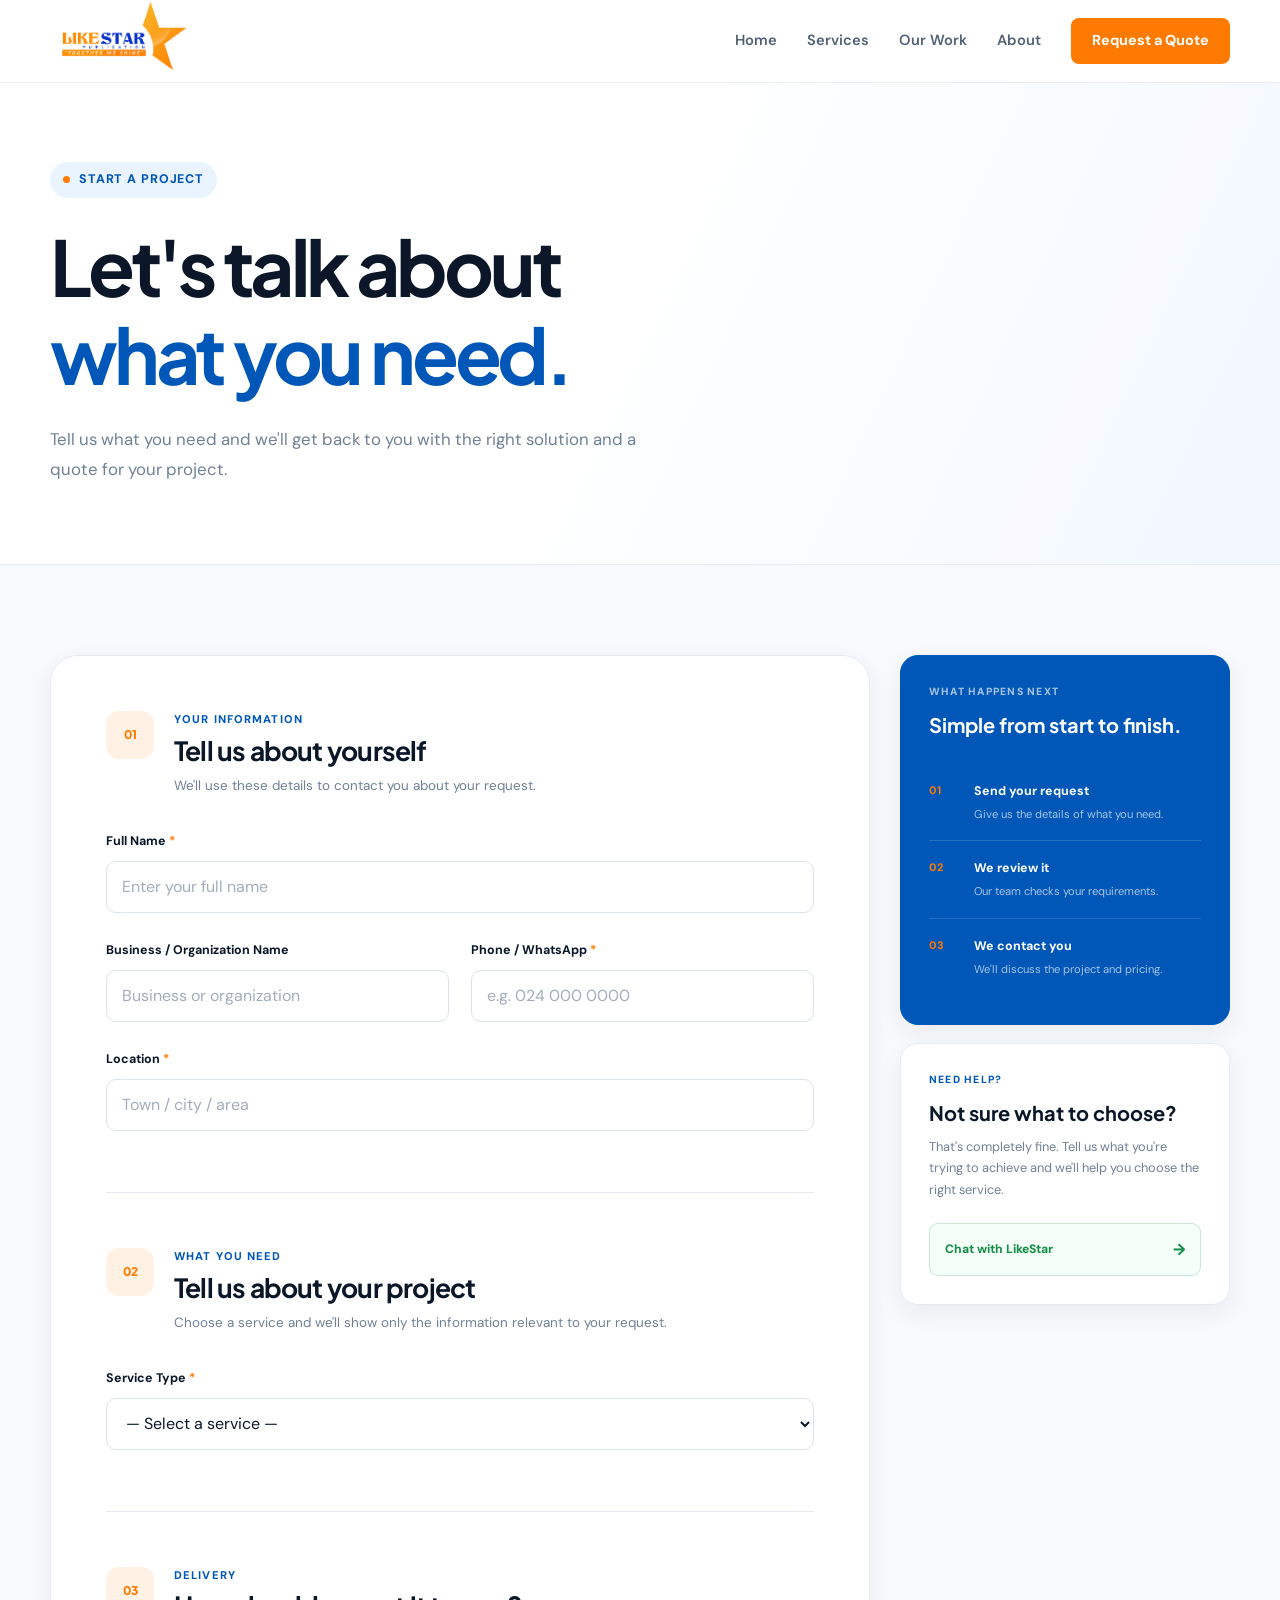
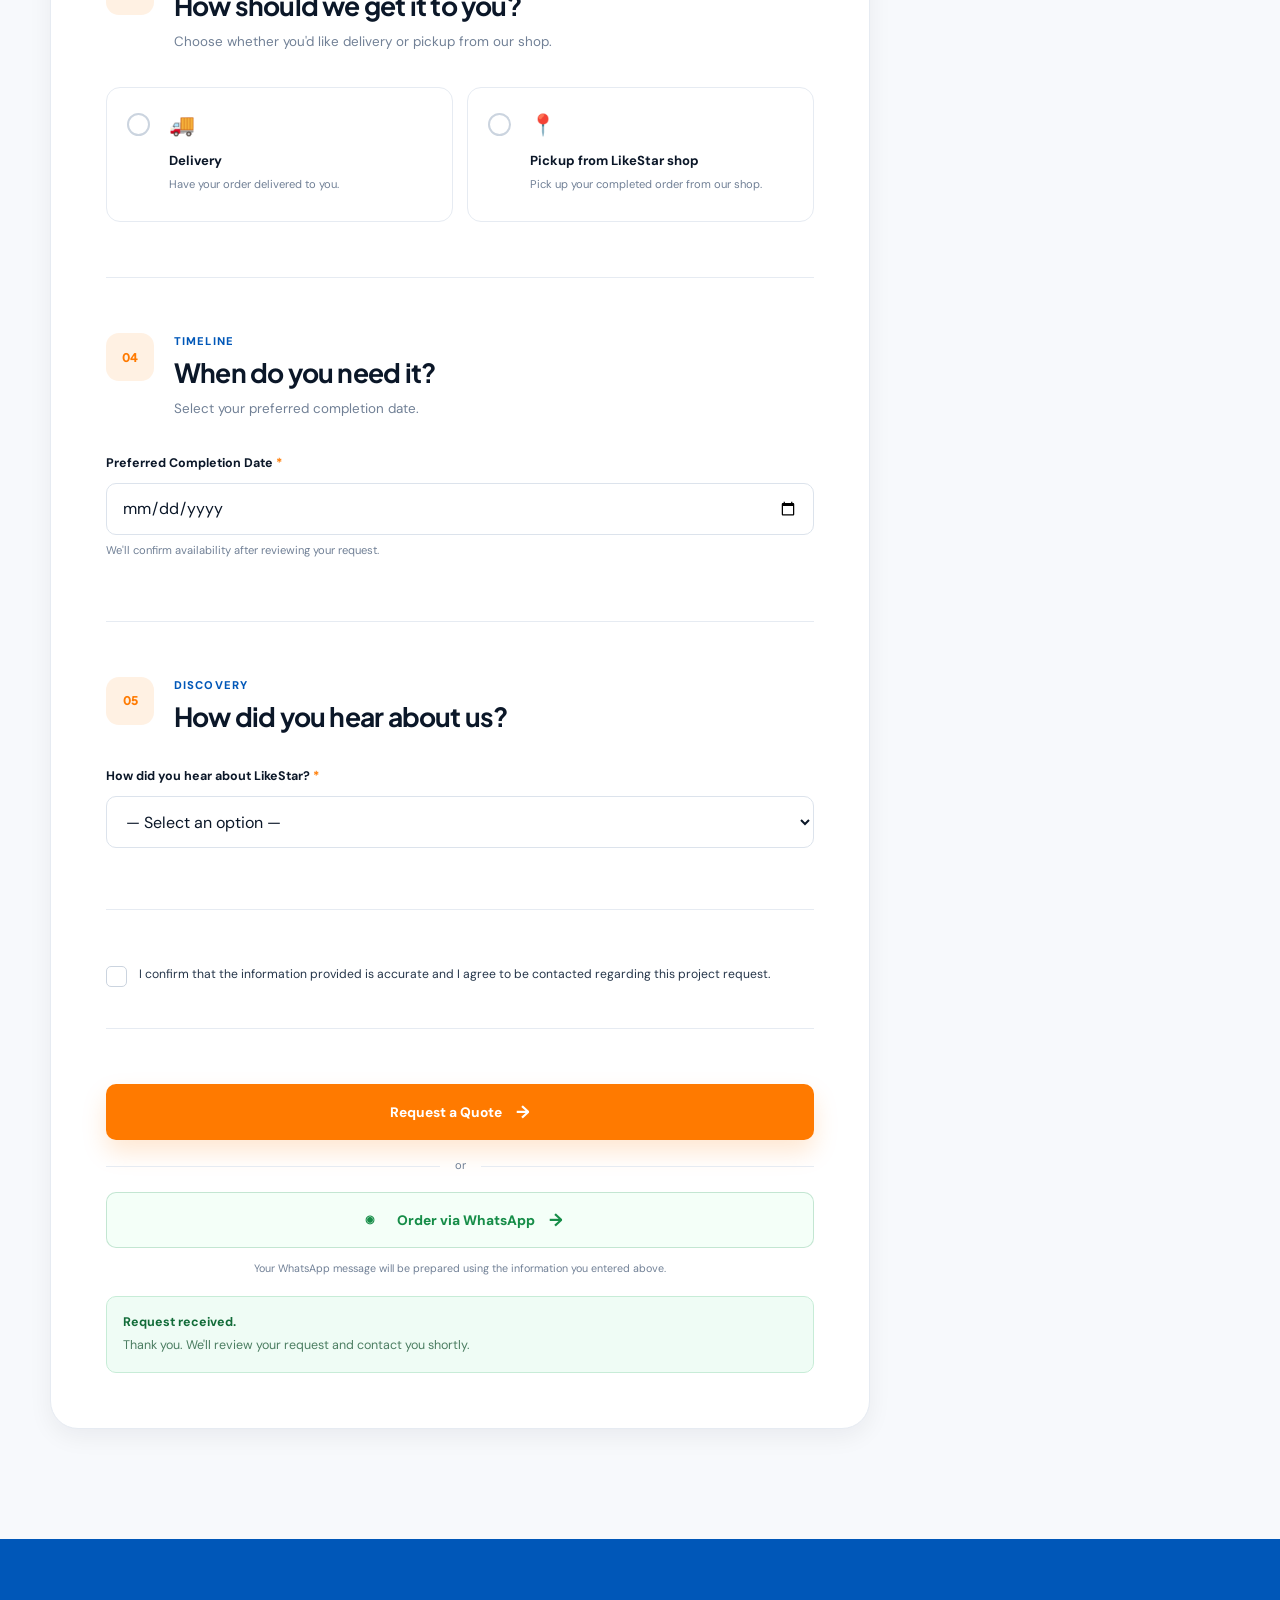
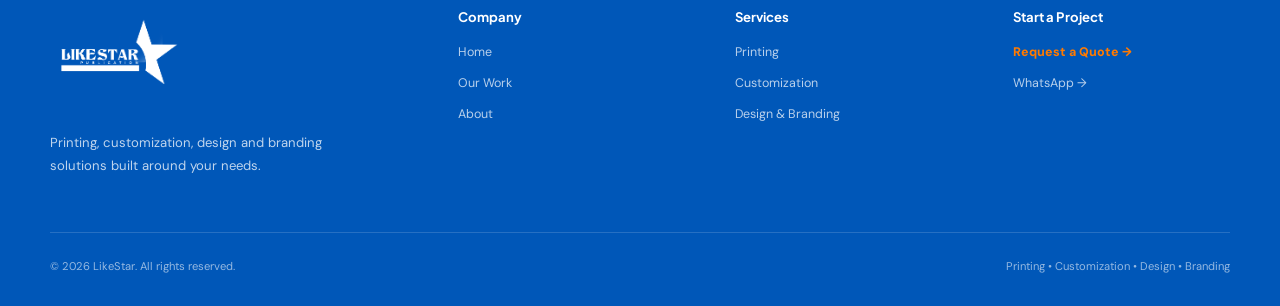
<file: get-quote.html>
<!DOCTYPE html>
<html lang="en">
<head>
  <meta charset="UTF-8">
  <meta name="viewport" content="width=device-width, initial-scale=1.0">

  <title>Request a Quote | LikeStar</title>
  <meta
    name="description"
    content="Request a quote from LikeStar for printing, customization, design, branding and related services."
  >

  <link rel="stylesheet" href="css/get-quote.css">

  <link
    rel="preconnect"
    href="https://fonts.googleapis.com"
  >
  <link
    rel="preconnect"
    href="https://fonts.gstatic.com"
    crossorigin
  >
  <link
    href="https://fonts.googleapis.com/css2?family=DM+Sans:wght@400;500;600;700&family=Plus+Jakarta+Sans:wght@500;600;700;800&display=swap"
    rel="stylesheet"
  >
</head>

<body>

  <!-- =====================================================
       HEADER
  ====================================================== -->

  <header class="site-header">

    <div class="container navbar">

      <a href="index.html" class="logo" aria-label="LikeStar Home">
        <img
          src="images/like star logo.png"
          alt="LikeStar"
        >
      </a>

      <nav class="nav-menu" id="navMenu">

        <a href="index.html" class="nav-link">
          Home
        </a>

        <a href="index.html#services" class="nav-link">
          Services
        </a>

        <a href="portfolio.html" class="nav-link">
          Our Work
        </a>

        <a href="index.html#about" class="nav-link">
          About
        </a>

        <a
          href="get-quote.html"
          class="nav-button active"
        >
          Request a Quote
        </a>

      </nav>

      <button
        class="menu-toggle"
        id="menuToggle"
        type="button"
        aria-label="Open menu"
        aria-expanded="false"
        aria-controls="navMenu"
      >
        <span></span>
        <span></span>
        <span></span>
      </button>

    </div>

  </header>


  <!-- =====================================================
       PAGE HERO
  ====================================================== -->

  <main>

    <section class="quote-hero">

      <div class="container">

        <div class="hero-content">

          <span class="hero-badge">
            <span></span>
            Start a Project
          </span>

          <h1>
            Let's talk about
            <span>what you need.</span>
          </h1>

          <p>
            Tell us what you need and we'll get back to you
            with the right solution and a quote for your project.
          </p>

        </div>

      </div>

    </section>


    <!-- =================================================
         QUOTE SECTION
    ================================================== -->

    <section class="quote-section">

      <div class="container">

        <div class="quote-layout">

          <!-- =============================================
               FORM
          ============================================== -->

          <div class="quote-card">

            <form
              id="quoteForm"
              class="quote-form"
              novalidate
            >

              <!-- =========================================
                   SECTION 1
              ========================================== -->

              <div class="form-section">

                <div class="section-heading">

                  <div class="section-number">
                    01
                  </div>

                  <div>
                    <span class="section-label">
                      Your Information
                    </span>

                    <h2>
                      Tell us about yourself
                    </h2>

                    <p>
                      We'll use these details to contact you
                      about your request.
                    </p>
                  </div>

                </div>


                <div class="form-grid">

                  <!-- Full name -->

                  <div class="form-group full-width">

                    <label for="fullName">
                      Full Name <span>*</span>
                    </label>

                    <input
                      type="text"
                      id="fullName"
                      name="fullName"
                      placeholder="Enter your full name"
                      autocomplete="name"
                      required
                    >

                    <small class="field-error"></small>

                  </div>


                  <!-- Business -->

                  <div class="form-group">

                    <label for="businessName">
                      Business / Organization Name
                    </label>

                    <input
                      type="text"
                      id="businessName"
                      name="businessName"
                      placeholder="Business or organization"
                      autocomplete="organization"
                    >

                  </div>


                  <!-- Phone -->

                  <div class="form-group">

                    <label for="phone">
                      Phone / WhatsApp <span>*</span>
                    </label>

                    <input
                      type="tel"
                      id="phone"
                      name="phone"
                      placeholder="e.g. 024 000 0000"
                      autocomplete="tel"
                      required
                    >

                    <small class="field-error"></small>

                  </div>


                  <!-- Location -->

                  <div class="form-group full-width">

                    <label for="location">
                      Location <span>*</span>
                    </label>

                    <input
                      type="text"
                      id="location"
                      name="location"
                      placeholder="Town / city / area"
                      autocomplete="address-level2"
                      required
                    >

                    <small class="field-error"></small>

                  </div>

                </div>

              </div>


              <!-- =========================================
                   SECTION 2
              ========================================== -->

              <div class="form-section">

                <div class="section-heading">

                  <div class="section-number">
                    02
                  </div>

                  <div>
                    <span class="section-label">
                      What You Need
                    </span>

                    <h2>
                      Tell us about your project
                    </h2>

                    <p>
                      Choose a service and we'll show only
                      the information relevant to your request.
                    </p>
                  </div>

                </div>


                <!-- Service -->

                <div class="form-group">

                  <label for="serviceType">
                    Service Type <span>*</span>
                  </label>

                  <select
                    id="serviceType"
                    name="serviceType"
                    required
                  >

                    <option value="">
                      — Select a service —
                    </option>

                    <optgroup label="Printing">

                      <option
                        value="T-Shirt Printing"
                        data-quantity="true"
                        data-size="true"
                        data-design="true"
                      >
                        T-Shirt Printing
                      </option>

                      <option
                        value="Custom Mug Printing"
                        data-quantity="true"
                        data-design="true"
                      >
                        Custom Mug Printing
                      </option>

                      <option
                        value="Banner Printing"
                        data-quantity="true"
                        data-size="true"
                        data-design="true"
                      >
                        Banner Printing
                      </option>

                      <option
                        value="Flyer Printing"
                        data-quantity="true"
                        data-size="true"
                        data-design="true"
                      >
                        Flyer Printing
                      </option>

                      <option
                        value="Business Card Printing"
                        data-quantity="true"
                        data-size="true"
                        data-design="true"
                      >
                        Business Card Printing
                      </option>

                      <option
                        value="Poster Printing"
                        data-quantity="true"
                        data-size="true"
                        data-design="true"
                      >
                        Poster Printing
                      </option>

                      <option
                        value="Sticker Printing"
                        data-quantity="true"
                        data-size="true"
                        data-design="true"
                      >
                        Sticker Printing
                      </option>

                    </optgroup>


                    <optgroup label="Customization">

                      <option
                        value="Custom Clothing"
                        data-quantity="true"
                        data-size="true"
                        data-design="true"
                      >
                        Custom Clothing
                      </option>

                      <option
                        value="Embroidery"
                        data-quantity="true"
                        data-size="true"
                        data-design="true"
                      >
                        Embroidery
                      </option>

                      <option
                        value="Branded Items"
                        data-quantity="true"
                        data-design="true"
                      >
                        Branded Items
                      </option>

                      <option
                        value="Corporate Gifts"
                        data-quantity="true"
                        data-design="true"
                      >
                        Corporate Gifts
                      </option>

                    </optgroup>


                    <optgroup label="Design & Branding">

                      <option
                        value="Logo Design"
                        data-design="false"
                      >
                        Logo Design
                      </option>

                      <option
                        value="Graphic Design"
                        data-design="false"
                      >
                        Graphic Design
                      </option>

                      <option
                        value="Branding"
                        data-design="false"
                      >
                        Branding
                      </option>

                      <option
                        value="Social Media Design"
                        data-design="false"
                      >
                        Social Media Design
                      </option>

                    </optgroup>


                    <optgroup label="Other">

                      <option value="custom">
                        I can't find my service
                      </option>

                    </optgroup>

                  </select>

                  <small class="field-error"></small>

                </div>


                <!-- Custom service -->

                <div
                  class="dynamic-field"
                  id="customServiceField"
                  hidden
                >

                  <div class="form-group">

                    <label for="customService">
                      What service do you need? <span>*</span>
                    </label>

                    <input
                      type="text"
                      id="customService"
                      name="customService"
                      placeholder="Describe the service you need"
                    >

                    <small class="field-error"></small>

                  </div>

                </div>


                <!-- Dynamic project details -->

                <div
                  class="dynamic-fields"
                  id="projectDetails"
                  hidden
                >

                  <div class="form-grid">


                    <!-- Quantity -->

                    <div
                      class="form-group dynamic-field"
                      id="quantityField"
                      hidden
                    >

                      <label for="quantity">
                        Quantity <span>*</span>
                      </label>

                      <input
                        type="number"
                        id="quantity"
                        name="quantity"
                        min="1"
                        step="1"
                        placeholder="e.g. 50"
                      >

                      <small class="field-error"></small>

                    </div>


                    <!-- Size -->

                    <div
                      class="form-group dynamic-field"
                      id="sizeField"
                      hidden
                    >

                      <label for="size">
                        Size / Specifications <span>*</span>
                      </label>

                      <input
                        type="text"
                        id="size"
                        name="size"
                        placeholder="e.g. A4, Medium, 6ft × 3ft"
                      >

                      <small class="field-error"></small>

                    </div>

                  </div>


                  <!-- Design choice -->

                  <div
                    class="design-choice dynamic-field"
                    id="designChoice"
                    hidden
                  >

                    <label class="choice-label">
                      Do you have your own design? <span>*</span>
                    </label>


                    <div class="choice-grid">

                      <label class="choice-card">

                        <input
                          type="radio"
                          name="designOption"
                          value="I have my own design"
                        >

                        <span class="choice-content">

                          <strong>
                            I have my own design
                          </strong>

                          <small>
                            I'll upload my artwork
                          </small>

                        </span>

                      </label>


                      <label class="choice-card">

                        <input
                          type="radio"
                          name="designOption"
                          value="I need LikeStar to design it"
                        >

                        <span class="choice-content">

                          <strong>
                            I need LikeStar to design it
                          </strong>

                          <small>
                            Your team will create the design
                          </small>

                        </span>

                      </label>

                    </div>

                  </div>


                  <!-- Upload -->

                  <div
                    class="upload-field dynamic-field"
                    id="designUploadField"
                    hidden
                  >

                    <label for="designFiles">
                      Upload Your Design <span>*</span>
                    </label>

                    <div class="upload-box">

                      <input
                        type="file"
                        id="designFiles"
                        name="designFiles"
                        accept=".jpg,.jpeg,.png,.pdf"
                        multiple
                      >

                      <div class="upload-content">

                        <div class="upload-icon">
                          ↑
                        </div>

                        <strong>
                          Upload your design
                        </strong>

                        <span>
                          JPG, JPEG, PNG or PDF
                        </span>

                        <small>
                          You can select multiple files
                        </small>

                      </div>

                    </div>

                    <div
                      class="file-list"
                      id="fileList"
                    ></div>

                    <small class="field-error"></small>

                  </div>


                  <!-- Additional details -->

                  <div class="form-group full-width">

                    <label for="additionalDetails">
                      Additional Details
                      <em>(Optional)</em>
                    </label>

                    <textarea
                      id="additionalDetails"
                      name="additionalDetails"
                      rows="5"
                      placeholder="Anything else you'd like us to know about the project?"
                    ></textarea>

                  </div>

                </div>

              </div>


              <!-- =========================================
                   SECTION 3
              ========================================== -->

              <div class="form-section">

                <div class="section-heading">

                  <div class="section-number">
                    03
                  </div>

                  <div>
                    <span class="section-label">
                      Delivery
                    </span>

                    <h2>
                      How should we get it to you?
                    </h2>

                    <p>
                      Choose whether you'd like delivery
                      or pickup from our shop.
                    </p>
                  </div>

                </div>


                <div class="delivery-options">

                  <label class="delivery-card">

                    <input
                      type="radio"
                      name="deliveryMethod"
                      value="Delivery"
                      required
                    >

                    <span class="delivery-content">

                      <span class="delivery-icon">
                        🚚
                      </span>

                      <strong>
                        Delivery
                      </strong>

                      <small>
                        Have your order delivered to you.
                      </small>

                    </span>

                  </label>


                  <label class="delivery-card">

                    <input
                      type="radio"
                      name="deliveryMethod"
                      value="Pickup from LikeStar shop"
                    >

                    <span class="delivery-content">

                      <span class="delivery-icon">
                        📍
                      </span>

                      <strong>
                        Pickup from LikeStar shop
                      </strong>

                      <small>
                        Pick up your completed order from our shop.
                      </small>

                    </span>

                  </label>

                </div>


                <!-- Delivery address -->

                <div
                  class="dynamic-field"
                  id="deliveryAddressField"
                  hidden
                >

                  <div class="form-group">

                    <label for="deliveryAddress">
                      Delivery Location / Address <span>*</span>
                    </label>

                    <input
                      type="text"
                      id="deliveryAddress"
                      name="deliveryAddress"
                      placeholder="Where should we deliver your order?"
                    >

                  </div>

                </div>

              </div>


              <!-- =========================================
                   SECTION 4
              ========================================== -->

              <div class="form-section">

                <div class="section-heading">

                  <div class="section-number">
                    04
                  </div>

                  <div>
                    <span class="section-label">
                      Timeline
                    </span>

                    <h2>
                      When do you need it?
                    </h2>

                    <p>
                      Select your preferred completion date.
                    </p>
                  </div>

                </div>


                <div class="form-group">

                  <label for="timeline">
                    Preferred Completion Date <span>*</span>
                  </label>

                  <input
                    type="date"
                    id="timeline"
                    name="timeline"
                    required
                  >

                  <small class="date-note">
                    We'll confirm availability after reviewing
                    your request.
                  </small>

                  <small class="field-error"></small>

                </div>

              </div>


              <!-- =========================================
                   SECTION 5
              ========================================== -->

              <div class="form-section">

                <div class="section-heading">

                  <div class="section-number">
                    05
                  </div>

                  <div>
                    <span class="section-label">
                      Discovery
                    </span>

                    <h2>
                      How did you hear about us?
                    </h2>
                  </div>

                </div>


                <div class="form-group">

                  <label for="referralSource">
                    How did you hear about LikeStar? <span>*</span>
                  </label>

                  <select
                    id="referralSource"
                    name="referralSource"
                    required
                  >

                    <option value="">
                      — Select an option —
                    </option>

                    <option value="Facebook">
                      Facebook
                    </option>

                    <option value="Instagram">
                      Instagram
                    </option>

                    <option value="TikTok">
                      TikTok
                    </option>

                    <option value="WhatsApp">
                      WhatsApp
                    </option>

                    <option value="Google Search">
                      Google Search
                    </option>

                    <option value="Referral">
                      Referral
                    </option>

                    <option value="Friend / Family">
                      Friend / Family
                    </option>

                    <option value="Walk-in">
                      Walk-in
                    </option>

                    <option value="Other">
                      Other
                    </option>

                  </select>

                  <small class="field-error"></small>

                </div>

              </div>


              <!-- =========================================
                   SECTION 6
              ========================================== -->

              <div class="form-section confirmation-section">

                <label class="consent">

                  <input
                    type="checkbox"
                    id="confirmation"
                    name="confirmation"
                    required
                  >

                  <span class="checkmark"></span>

                  <span class="consent-text">
                    I confirm that the information provided is
                    accurate and I agree to be contacted
                    regarding this project request.
                  </span>

                </label>

                <small
                  class="field-error"
                  id="confirmationError"
                ></small>

              </div>


              <!-- =========================================
                   ACTIONS
              ========================================== -->

              <div class="form-actions">

                <button
                  type="submit"
                  class="btn btn-primary"
                  id="submitQuote"
                >
                  <span>
                    Request a Quote
                  </span>

                  <span class="btn-arrow">
                    →
                  </span>
                </button>


                <div class="action-divider">
                  <span>or</span>
                </div>


                <button
                  type="button"
                  class="btn btn-whatsapp"
                  id="whatsappQuote"
                >

                  <span class="whatsapp-icon">
                    ◉
                  </span>

                  <span>
                    Order via WhatsApp
                  </span>

                  <span class="btn-arrow">
                    →
                  </span>

                </button>

                <p class="action-note">
                  Your WhatsApp message will be prepared
                  using the information you entered above.
                </p>

              </div>


              <!-- Success -->

              <div
                class="form-message success-message"
                id="successMessage"
                hidden
              >
                <strong>
                  Request received.
                </strong>

                <span>
                  Thank you. We'll review your request and
                  contact you shortly.
                </span>
              </div>


              <!-- Error -->

              <div
                class="form-message error-message"
                id="formError"
                hidden
              >
                Please check the required fields and try again.
              </div>

            </form>

          </div>


          <!-- =============================================
               SIDE INFORMATION
          ============================================== -->

          <aside class="quote-sidebar">

            <div class="sidebar-card sidebar-blue">

              <span class="sidebar-label">
                WHAT HAPPENS NEXT
              </span>

              <h3>
                Simple from start to finish.
              </h3>

              <div class="steps">

                <div class="step">

                  <span>
                    01
                  </span>

                  <div>
                    <strong>
                      Send your request
                    </strong>

                    <p>
                      Give us the details of what you need.
                    </p>
                  </div>

                </div>


                <div class="step">

                  <span>
                    02
                  </span>

                  <div>
                    <strong>
                      We review it
                    </strong>

                    <p>
                      Our team checks your requirements.
                    </p>
                  </div>

                </div>


                <div class="step">

                  <span>
                    03
                  </span>

                  <div>
                    <strong>
                      We contact you
                    </strong>

                    <p>
                      We'll discuss the project and pricing.
                    </p>

                  </div>

                </div>

              </div>

            </div>


            <div class="sidebar-card">

              <span class="sidebar-label blue-label">
                NEED HELP?
              </span>

              <h3>
                Not sure what to choose?
              </h3>

              <p>
                That's completely fine. Tell us what you're
                trying to achieve and we'll help you choose
                the right service.
              </p>

              <a
                href="https://wa.me/233000000000"
                class="sidebar-whatsapp"
                target="_blank"
                rel="noopener"
              >
                Chat with LikeStar
                <span>→</span>
              </a>

            </div>

          </aside>

        </div>

      </div>

    </section>

  </main>


  <!-- =====================================================
       FOOTER
  ====================================================== -->

  <footer class="footer">

    <div class="container">

      <div class="footer-grid">

        <div class="footer-brand">

          <a href="index.html" class="logo">
            <img
              src="images/like star logo.png"
              alt="LikeStar"
            >
          </a>

          <p>
            Printing, customization, design and branding
            solutions built around your needs.
          </p>

        </div>


        <div class="footer-column">

          <h4>
            Company
          </h4>

          <a href="index.html">
            Home
          </a>

          <a href="portfolio.html">
            Our Work
          </a>

          <a href="index.html#about">
            About
          </a>

        </div>


        <div class="footer-column">

          <h4>
            Services
          </h4>

          <a href="index.html#services">
            Printing
          </a>

          <a href="index.html#services">
            Customization
          </a>

          <a href="index.html#services">
            Design & Branding
          </a>

        </div>


        <div class="footer-column">

          <h4>
            Start a Project
          </h4>

          <a
            href="get-quote.html"
            class="footer-cta"
          >
            Request a Quote →
          </a>

          <a
            href="https://wa.me/233000000000"
            target="_blank"
            rel="noopener"
          >
            WhatsApp →
          </a>

        </div>

      </div>


      <div class="footer-bottom">

        <span>
          © <span id="currentYear"></span> LikeStar.
          All rights reserved.
        </span>

        <span>
          Printing • Customization • Design • Branding
        </span>

      </div>

    </div>

  </footer>


  <script src="js/get-quote.js"></script>

</body>
</html>
</file>
<file: css/get-quote.css>
/* =========================================================
   LIKESTAR — GET A QUOTE
   Printing • Customization • Design • Branding
========================================================= */

:root {
  --blue: #0057b8;
  --blue-dark: #003b7a;
  --blue-light: #eaf4ff;

  --orange: #ff7a00;
  --orange-dark: #df6500;
  --orange-light: #fff1e3;

  --white: #ffffff;
  --black: #0b1728;
  --text: #26364a;
  --muted: #718096;

  --border: #e6ebf2;
  --light: #f7f9fc;

  --danger: #d93025;
  --success: #168d48;

  --radius-sm: 10px;
  --radius-md: 18px;
  --radius-lg: 28px;

  --shadow-sm: 0 8px 25px rgba(11, 23, 40, 0.06);
  --shadow-md: 0 18px 45px rgba(11, 23, 40, 0.10);

  --container: 1180px;

  --font-body: "DM Sans", sans-serif;
  --font-heading: "Plus Jakarta Sans", sans-serif;
}


/* =========================================================
   RESET
========================================================= */

* {
  margin: 0;
  padding: 0;
  box-sizing: border-box;
}

html {
  scroll-behavior: smooth;
  scroll-padding-top: 90px;
}

body {
  font-family: var(--font-body);
  color: var(--text);
  background: var(--light);
  line-height: 1.6;
  overflow-x: hidden;
}

img {
  display: block;
  max-width: 100%;
}

a {
  color: inherit;
  text-decoration: none;
}

button,
input,
textarea,
select {
  font: inherit;
}

button {
  cursor: pointer;
}

.container {
  width: min(var(--container), calc(100% - 48px));
  margin-inline: auto;
}


/* =========================================================
   TYPOGRAPHY
========================================================= */

h1,
h2,
h3,
h4 {
  font-family: var(--font-heading);
  color: var(--black);
  line-height: 1.15;
}

p {
  color: var(--muted);
}


/* =========================================================
   HEADER
========================================================= */

.site-header {
  position: fixed;
  inset: 0 0 auto;
  z-index: 1000;

  background: rgba(255, 255, 255, 0.95);

  backdrop-filter: blur(15px);

  border-bottom: 1px solid rgba(230, 235, 242, 0.8);
}

.navbar {
  height: 82px;

  display: flex;
  align-items: center;
  justify-content: space-between;
}

.logo {
  display: inline-flex;
  align-items: center;

  width: 145px;
}

.logo img {
  width: 100%;
  height: auto;
  object-fit: contain;
}

.nav-menu {
  display: flex;
  align-items: center;
  gap: 30px;
}

.nav-link {
  position: relative;

  color: #536176;

  font-size: 0.92rem;
  font-weight: 600;

  transition: color 0.2s ease;
}

.nav-link:hover,
.nav-link.active {
  color: var(--blue);
}

.nav-link::after {
  content: "";

  position: absolute;
  left: 0;
  bottom: -7px;

  width: 0;
  height: 2px;

  background: var(--orange);

  transition: width 0.2s ease;
}

.nav-link:hover::after,
.nav-link.active::after {
  width: 100%;
}

.nav-button {
  min-height: 46px;

  display: inline-flex;
  align-items: center;
  justify-content: center;

  padding: 0 21px;

  color: var(--white);
  background: var(--orange);

  border-radius: 8px;

  font-size: 0.9rem;
  font-weight: 700;

  transition: 0.25s ease;
}

.nav-button:hover {
  background: var(--orange-dark);
  transform: translateY(-2px);
  box-shadow: 0 10px 25px rgba(255, 122, 0, 0.25);
}


/* =========================================================
   MOBILE MENU
========================================================= */

.menu-toggle {
  display: none;

  width: 45px;
  height: 45px;

  border: 0;
  border-radius: 9px;

  background: var(--blue-light);

  flex-direction: column;
  align-items: center;
  justify-content: center;

  gap: 5px;
}

.menu-toggle span {
  width: 21px;
  height: 2px;

  background: var(--blue);

  border-radius: 10px;

  transition: 0.25s ease;
}


/* =========================================================
   HERO
========================================================= */

.quote-hero {
  padding-top: 82px;

  min-height: 420px;

  display: flex;
  align-items: center;

  background:
    linear-gradient(
      115deg,
      #ffffff 0%,
      #ffffff 48%,
      #f1f7ff 100%
    );

  border-bottom: 1px solid var(--border);
}

.hero-content {
  max-width: 760px;

  padding: 80px 0;
}

.hero-badge {
  display: inline-flex;
  align-items: center;
  gap: 9px;

  padding: 8px 13px;

  color: var(--blue);
  background: var(--blue-light);

  border-radius: 100px;

  font-size: 0.78rem;
  font-weight: 800;

  letter-spacing: 0.07em;
  text-transform: uppercase;
}

.hero-badge span {
  width: 7px;
  height: 7px;

  background: var(--orange);

  border-radius: 50%;
}

.hero-content h1 {
  margin-top: 24px;

  font-size: clamp(3rem, 6vw, 5rem);

  letter-spacing: -0.055em;
}

.hero-content h1 span {
  display: block;
  color: var(--blue);
}

.hero-content p {
  max-width: 620px;

  margin-top: 25px;

  font-size: 1.05rem;
  line-height: 1.8;
}


/* =========================================================
   QUOTE SECTION
========================================================= */

.quote-section {
  padding: 90px 0 110px;
}

.quote-layout {
  display: grid;

  grid-template-columns: minmax(0, 1fr) 330px;

  gap: 30px;

  align-items: start;
}


/* =========================================================
   FORM CARD
========================================================= */

.quote-card {
  background: var(--white);

  border: 1px solid var(--border);

  border-radius: var(--radius-lg);

  box-shadow: var(--shadow-sm);

  overflow: hidden;
}

.quote-form {
  padding: 55px;
}


/* =========================================================
   FORM SECTION
========================================================= */

.form-section {
  padding-bottom: 55px;

  margin-bottom: 55px;

  border-bottom: 1px solid var(--border);
}

.form-section:last-of-type {
  margin-bottom: 0;
}

.section-heading {
  display: grid;

  grid-template-columns: 48px 1fr;

  gap: 20px;

  margin-bottom: 35px;
}

.section-number {
  width: 48px;
  height: 48px;

  display: grid;
  place-items: center;

  color: var(--orange);

  background: var(--orange-light);

  border-radius: 13px;

  font-family: var(--font-heading);

  font-size: 0.75rem;
  font-weight: 800;
}

.section-label {
  display: block;

  color: var(--blue);

  font-size: 0.7rem;
  font-weight: 800;

  letter-spacing: 0.1em;

  text-transform: uppercase;
}

.section-heading h2 {
  margin-top: 7px;

  font-size: 1.65rem;

  letter-spacing: -0.03em;
}

.section-heading p {
  margin-top: 9px;

  max-width: 600px;

  font-size: 0.84rem;
}


/* =========================================================
   FORM GRID
========================================================= */

.form-grid {
  display: grid;

  grid-template-columns: 1fr 1fr;

  gap: 22px;
}

.full-width {
  grid-column: 1 / -1;
}


/* =========================================================
   FORM GROUP
========================================================= */

.form-group {
  display: flex;
  flex-direction: column;
}

.form-group label,
.choice-label,
.upload-field > label {
  margin-bottom: 9px;

  color: var(--black);

  font-size: 0.78rem;
  font-weight: 700;
}

.form-group label span,
.choice-label span,
.upload-field > label span {
  color: var(--orange);
}

.form-group label em {
  color: var(--muted);

  font-size: 0.7rem;

  font-style: normal;

  font-weight: 500;
}

.form-group input,
.form-group textarea,
.form-group select {
  width: 100%;

  border: 1px solid #dce3ec;

  border-radius: 10px;

  background: var(--white);

  color: var(--black);

  outline: none;

  transition:
    border-color 0.2s ease,
    box-shadow 0.2s ease;
}

.form-group input,
.form-group select {
  height: 52px;

  padding: 0 15px;
}

.form-group textarea {
  min-height: 125px;

  padding: 14px 15px;

  resize: vertical;
}

.form-group input::placeholder,
.form-group textarea::placeholder {
  color: #a3adbb;
}

.form-group input:focus,
.form-group textarea:focus,
.form-group select:focus {
  border-color: var(--blue);

  box-shadow:
    0 0 0 3px rgba(0, 87, 184, 0.08);
}

.form-group input:invalid:not(:placeholder-shown),
.form-group textarea:invalid:not(:placeholder-shown),
.form-group select:invalid {
  border-color: #dce3ec;
}

.field-error {
  display: block;

  min-height: 0;

  margin-top: 6px;

  color: var(--danger);

  font-size: 0.7rem;
}

.has-error input,
.has-error textarea,
.has-error select {
  border-color: var(--danger) !important;
}


/* =========================================================
   DYNAMIC FIELDS
========================================================= */

.dynamic-field[hidden],
.dynamic-fields[hidden] {
  display: none !important;
}

.dynamic-fields {
  margin-top: 25px;
}

.dynamic-fields > .form-grid {
  margin-bottom: 28px;
}


/* =========================================================
   DESIGN CHOICE
========================================================= */

.design-choice {
  margin-top: 10px;
}

.choice-label {
  display: block;
}

.choice-grid {
  display: grid;

  grid-template-columns: 1fr 1fr;

  gap: 13px;
}

.choice-card {
  position: relative;

  display: flex;

  min-height: 100px;

  padding: 18px;

  border: 1px solid var(--border);

  border-radius: 13px;

  cursor: pointer;

  transition:
    border-color 0.2s ease,
    background 0.2s ease,
    transform 0.2s ease;
}

.choice-card:hover {
  border-color: rgba(0, 87, 184, 0.35);

  transform: translateY(-2px);
}

.choice-card input {
  position: absolute;

  opacity: 0;

  pointer-events: none;
}

.choice-content {
  display: flex;

  flex-direction: column;

  justify-content: center;

  padding-left: 30px;

  position: relative;
}

.choice-content::before {
  content: "";

  position: absolute;

  left: 0;

  top: 50%;

  width: 19px;
  height: 19px;

  transform: translateY(-50%);

  border: 2px solid #cbd4df;

  border-radius: 50%;

  background: var(--white);
}

.choice-content::after {
  content: "";

  position: absolute;

  left: 6px;

  top: calc(50% - 4px);

  width: 9px;
  height: 9px;

  border-radius: 50%;

  background: var(--blue);

  opacity: 0;

  transform: scale(0.5);

  transition: 0.2s ease;
}

.choice-card:has(input:checked) {
  border-color: var(--blue);

  background: var(--blue-light);
}

.choice-card:has(input:checked)
.choice-content::before {
  border-color: var(--blue);
}

.choice-card:has(input:checked)
.choice-content::after {
  opacity: 1;

  transform: scale(1);
}

.choice-content strong {
  color: var(--black);

  font-size: 0.82rem;
}

.choice-content small {
  margin-top: 4px;

  color: var(--muted);

  font-size: 0.7rem;
}


/* =========================================================
   UPLOAD
========================================================= */

.upload-field {
  margin-top: 28px;
}

.upload-box {
  position: relative;

  min-height: 180px;

  display: flex;
  align-items: center;
  justify-content: center;

  border: 1.5px dashed #cbd6e3;

  border-radius: 14px;

  background: #fbfcfe;

  overflow: hidden;

  transition:
    border-color 0.2s ease,
    background 0.2s ease;
}

.upload-box:hover {
  border-color: var(--blue);

  background: var(--blue-light);
}

.upload-box input {
  position: absolute;

  inset: 0;

  width: 100%;
  height: 100%;

  opacity: 0;

  cursor: pointer;
}

.upload-content {
  display: flex;

  flex-direction: column;

  align-items: center;

  text-align: center;

  pointer-events: none;
}

.upload-icon {
  width: 45px;
  height: 45px;

  display: grid;
  place-items: center;

  margin-bottom: 12px;

  color: var(--blue);

  background: var(--blue-light);

  border-radius: 50%;

  font-size: 1.3rem;
  font-weight: 800;
}

.upload-content strong {
  color: var(--black);

  font-size: 0.85rem;
}

.upload-content span {
  margin-top: 4px;

  color: var(--blue);

  font-size: 0.72rem;

  font-weight: 700;
}

.upload-content small {
  margin-top: 3px;

  color: var(--muted);

  font-size: 0.67rem;
}

.file-list {
  display: flex;

  flex-direction: column;

  gap: 7px;

  margin-top: 10px;
}

.file-item {
  display: flex;

  align-items: center;
  justify-content: space-between;

  gap: 12px;

  padding: 9px 12px;

  background: var(--light);

  border: 1px solid var(--border);

  border-radius: 8px;

  font-size: 0.72rem;
}

.file-item-name {
  overflow: hidden;

  text-overflow: ellipsis;

  white-space: nowrap;

  color: var(--black);
}

.file-item-size {
  flex-shrink: 0;

  color: var(--muted);
}


/* =========================================================
   DELIVERY
========================================================= */

.delivery-options {
  display: grid;

  grid-template-columns: 1fr 1fr;

  gap: 14px;
}

.delivery-card {
  position: relative;

  display: flex;

  min-height: 135px;

  padding: 20px;

  border: 1px solid var(--border);

  border-radius: 14px;

  cursor: pointer;

  transition:
    border-color 0.2s ease,
    background 0.2s ease,
    transform 0.2s ease;
}

.delivery-card:hover {
  border-color: rgba(0, 87, 184, 0.35);

  transform: translateY(-2px);
}

.delivery-card input {
  position: absolute;

  opacity: 0;
}

.delivery-content {
  display: flex;

  flex-direction: column;

  padding-left: 42px;

  position: relative;
}

.delivery-content::before {
  content: "";

  position: absolute;

  left: 0;
  top: 5px;

  width: 19px;
  height: 19px;

  border: 2px solid #cbd4df;

  border-radius: 50%;
}

.delivery-content::after {
  content: "";

  position: absolute;

  left: 6px;
  top: 11px;

  width: 9px;
  height: 9px;

  background: var(--blue);

  border-radius: 50%;

  opacity: 0;

  transform: scale(0.5);

  transition: 0.2s ease;
}

.delivery-card:has(input:checked) {
  border-color: var(--blue);

  background: var(--blue-light);
}

.delivery-card:has(input:checked)
.delivery-content::before {
  border-color: var(--blue);
}

.delivery-card:has(input:checked)
.delivery-content::after {
  opacity: 1;

  transform: scale(1);
}

.delivery-icon {
  margin-bottom: 8px;

  font-size: 1.3rem;
}

.delivery-content strong {
  color: var(--black);

  font-size: 0.82rem;
}

.delivery-content small {
  margin-top: 5px;

  color: var(--muted);

  font-size: 0.7rem;

  line-height: 1.5;
}

#deliveryAddressField {
  margin-top: 20px;
}


/* =========================================================
   DATE
========================================================= */

.date-note {
  margin-top: 7px;

  color: var(--muted);

  font-size: 0.7rem;
}


/* =========================================================
   CONFIRMATION
========================================================= */

.confirmation-section {
  padding-bottom: 35px;
}

.consent {
  display: flex;

  align-items: flex-start;

  gap: 12px;

  cursor: pointer;
}

.consent input {
  position: absolute;

  opacity: 0;
}

.checkmark {
  flex-shrink: 0;

  width: 21px;
  height: 21px;

  margin-top: 1px;

  display: grid;
  place-items: center;

  border: 1.5px solid #cbd4df;

  border-radius: 5px;

  background: var(--white);

  transition: 0.2s ease;
}

.consent input:checked + .checkmark {
  background: var(--blue);

  border-color: var(--blue);
}

.consent input:checked + .checkmark::after {
  content: "✓";

  color: var(--white);

  font-size: 0.75rem;
  font-weight: 800;
}

.consent-text {
  color: var(--text);

  font-size: 0.76rem;

  line-height: 1.6;
}


/* =========================================================
   ACTIONS
========================================================= */

.form-actions {
  display: flex;

  flex-direction: column;

  align-items: stretch;

  margin-top: 10px;
}

.btn {
  min-height: 56px;

  display: inline-flex;

  align-items: center;
  justify-content: center;

  gap: 14px;

  padding: 0 22px;

  border: 0;

  border-radius: 10px;

  font-size: 0.86rem;
  font-weight: 800;

  transition:
    transform 0.25s ease,
    background 0.25s ease,
    box-shadow 0.25s ease;
}

.btn:hover {
  transform: translateY(-2px);
}

.btn-arrow {
  font-size: 1.1rem;

  transition: transform 0.2s ease;
}

.btn:hover .btn-arrow {
  transform: translateX(4px);
}

.btn-primary {
  color: var(--white);

  background: var(--orange);

  box-shadow:
    0 12px 25px rgba(255, 122, 0, 0.18);
}

.btn-primary:hover {
  background: var(--orange-dark);

  box-shadow:
    0 15px 30px rgba(255, 122, 0, 0.25);
}

.action-divider {
  display: flex;

  align-items: center;

  gap: 15px;

  margin: 17px 0;

  color: var(--muted);

  font-size: 0.7rem;
}

.action-divider::before,
.action-divider::after {
  content: "";

  height: 1px;

  flex: 1;

  background: var(--border);
}

.btn-whatsapp {
  color: #168d48;

  background: #f4fff8;

  border: 1px solid rgba(22, 141, 72, 0.22);
}

.btn-whatsapp:hover {
  background: #eafff1;

  box-shadow: var(--shadow-sm);
}

.whatsapp-icon {
  width: 25px;
  height: 25px;

  display: grid;
  place-items: center;

  border-radius: 50%;

  font-size: 0.7rem;
}

.action-note {
  margin-top: 12px;

  text-align: center;

  font-size: 0.67rem;

  line-height: 1.5;
}


/* =========================================================
   FORM MESSAGES
========================================================= */

.form-message {
  margin-top: 20px;

  padding: 16px;

  border-radius: 10px;

  font-size: 0.78rem;
}

.success-message {
  display: flex;

  flex-direction: column;

  gap: 3px;

  color: #126c39;

  background: #effcf5;

  border: 1px solid #c7ecd7;
}

.success-message strong {
  color: #126c39;
}

.success-message span {
  color: #4b7d61;
}

.error-message {
  color: #a6221a;

  background: #fff4f3;

  border: 1px solid #f2cfcc;
}


/* =========================================================
   SIDEBAR
========================================================= */

.quote-sidebar {
  display: flex;

  flex-direction: column;

  gap: 18px;

  position: sticky;

  top: 105px;
}

.sidebar-card {
  padding: 28px;

  background: var(--white);

  border: 1px solid var(--border);

  border-radius: var(--radius-md);

  box-shadow: var(--shadow-sm);
}

.sidebar-blue {
  color: var(--white);

  background: var(--blue);

  border-color: var(--blue);
}

.sidebar-blue h3 {
  color: var(--white);
}

.sidebar-label {
  display: block;

  color: rgba(255, 255, 255, 0.65);

  font-size: 0.65rem;

  font-weight: 800;

  letter-spacing: 0.12em;
}

.blue-label {
  color: var(--blue);
}

.sidebar-card h3 {
  margin-top: 12px;

  font-size: 1.25rem;
}

.sidebar-card:not(.sidebar-blue) h3 {
  color: var(--black);
}

.sidebar-card > p {
  margin-top: 12px;

  font-size: 0.8rem;

  line-height: 1.7;
}

.steps {
  margin-top: 28px;
}

.step {
  display: grid;

  grid-template-columns: 35px 1fr;

  gap: 10px;

  padding: 18px 0;

  border-top: 1px solid rgba(255, 255, 255, 0.14);
}

.step:first-child {
  border-top: 0;
}

.step > span {
  color: var(--orange);

  font-size: 0.68rem;

  font-weight: 800;
}

.step strong {
  display: block;

  color: var(--white);

  font-size: 0.78rem;
}

.step p {
  margin-top: 4px;

  color: rgba(255, 255, 255, 0.65);

  font-size: 0.7rem;

  line-height: 1.5;
}

.sidebar-whatsapp {
  display: flex;

  align-items: center;
  justify-content: space-between;

  margin-top: 22px;

  padding: 13px 15px;

  color: #168d48;

  background: #f4fff8;

  border: 1px solid rgba(22, 141, 72, 0.2);

  border-radius: 9px;

  font-size: 0.76rem;

  font-weight: 800;

  transition: 0.2s ease;
}

.sidebar-whatsapp:hover {
  background: #eafff1;
}

.sidebar-whatsapp span {
  font-size: 1rem;
}


/* =========================================================
   FOOTER
========================================================= */

.footer {
  padding: 70px 0 30px;

  background: var(--blue);
}

.footer-grid {
  display: grid;

  grid-template-columns: 1.6fr repeat(3, 1fr);

  gap: 60px;

  padding-bottom: 55px;
}

.footer .logo {
  width: 135px;

  filter: brightness(0) invert(1);
}

.footer-brand p {
  max-width: 300px;

  margin-top: 20px;

  color: rgba(255, 255, 255, 0.75);

  font-size: 0.82rem;

  line-height: 1.7;
}

.footer-column {
  display: flex;

  flex-direction: column;

  gap: 11px;
}

.footer-column h4 {
  margin-bottom: 8px;

  color: var(--white);

  font-size: 0.82rem;
}

.footer-column a {
  color: rgba(255, 255, 255, 0.72);

  font-size: 0.78rem;

  transition:
    color 0.2s ease,
    transform 0.2s ease;
}

.footer-column a:hover {
  color: var(--orange);

  transform: translateX(3px);
}

.footer-cta {
  color: var(--orange) !important;

  font-weight: 800;
}

.footer-bottom {
  display: flex;

  justify-content: space-between;

  gap: 20px;

  padding-top: 25px;

  border-top: 1px solid rgba(255, 255, 255, 0.15);

  color: rgba(255, 255, 255, 0.58);

  font-size: 0.7rem;
}


/* =========================================================
   RESPONSIVE
========================================================= */

@media (max-width: 1000px) {

  .quote-layout {
    grid-template-columns: 1fr;
  }

  .quote-sidebar {
    position: static;

    display: grid;

    grid-template-columns: 1fr 1fr;
  }

  .footer-grid {
    grid-template-columns: 1.5fr repeat(2, 1fr);
  }

}


@media (max-width: 850px) {

  .container {
    width: min(var(--container), calc(100% - 36px));
  }

  .menu-toggle {
    display: flex;
  }

  .nav-menu {
    position: absolute;

    top: calc(100% + 8px);

    left: 18px;
    right: 18px;

    display: flex;

    flex-direction: column;

    align-items: stretch;

    gap: 0;

    padding: 10px;

    background: var(--white);

    border: 1px solid var(--border);

    border-radius: 15px;

    box-shadow: var(--shadow-md);

    opacity: 0;
    visibility: hidden;

    transform: translateY(-10px);

    transition: 0.25s ease;
  }

  .nav-menu.open {
    opacity: 1;
    visibility: visible;

    transform: translateY(0);
  }

  .nav-link {
    padding: 13px 12px;
  }

  .nav-link::after {
    display: none;
  }

  .nav-button {
    margin-top: 8px;
  }

  .quote-hero {
    padding-top: 72px;
  }

  .quote-form {
    padding: 40px;
  }

  .quote-sidebar {
    grid-template-columns: 1fr;
  }

  .footer-grid {
    grid-template-columns: 1fr 1fr;
  }

}


@media (max-width: 600px) {

  .container {
    width: min(var(--container), calc(100% - 28px));
  }

  .navbar {
    height: 72px;
  }

  .logo {
    width: 125px;
  }

  .quote-hero {
    padding-top: 72px;
  }

  .hero-content {
    padding: 65px 0;
  }

  .hero-content h1 {
    font-size: clamp(2.7rem, 13vw, 4rem);
  }

  .quote-section {
    padding: 55px 0 75px;
  }

  .quote-form {
    padding: 30px 20px;
  }

  .section-heading {
    grid-template-columns: 40px 1fr;

    gap: 13px;
  }

  .section-number {
    width: 40px;
    height: 40px;
  }

  .section-heading h2 {
    font-size: 1.4rem;
  }

  .form-grid {
    grid-template-columns: 1fr;
  }

  .full-width {
    grid-column: auto;
  }

  .choice-grid,
  .delivery-options {
    grid-template-columns: 1fr;
  }

  .quote-sidebar {
    display: flex;
  }

  .footer {
    padding: 55px 0 25px;
  }

  .footer-grid {
    grid-template-columns: 1fr;

    gap: 35px;
  }

  .footer-bottom {
    flex-direction: column;

    gap: 8px;
  }

}


/* =========================================================
   ACCESSIBILITY
========================================================= */

@media (prefers-reduced-motion: reduce) {

  html {
    scroll-behavior: auto;
  }

  *,
  *::before,
  *::after {
    transition-duration: 0.01ms !important;
    animation-duration: 0.01ms !important;
  }

}
</file>
